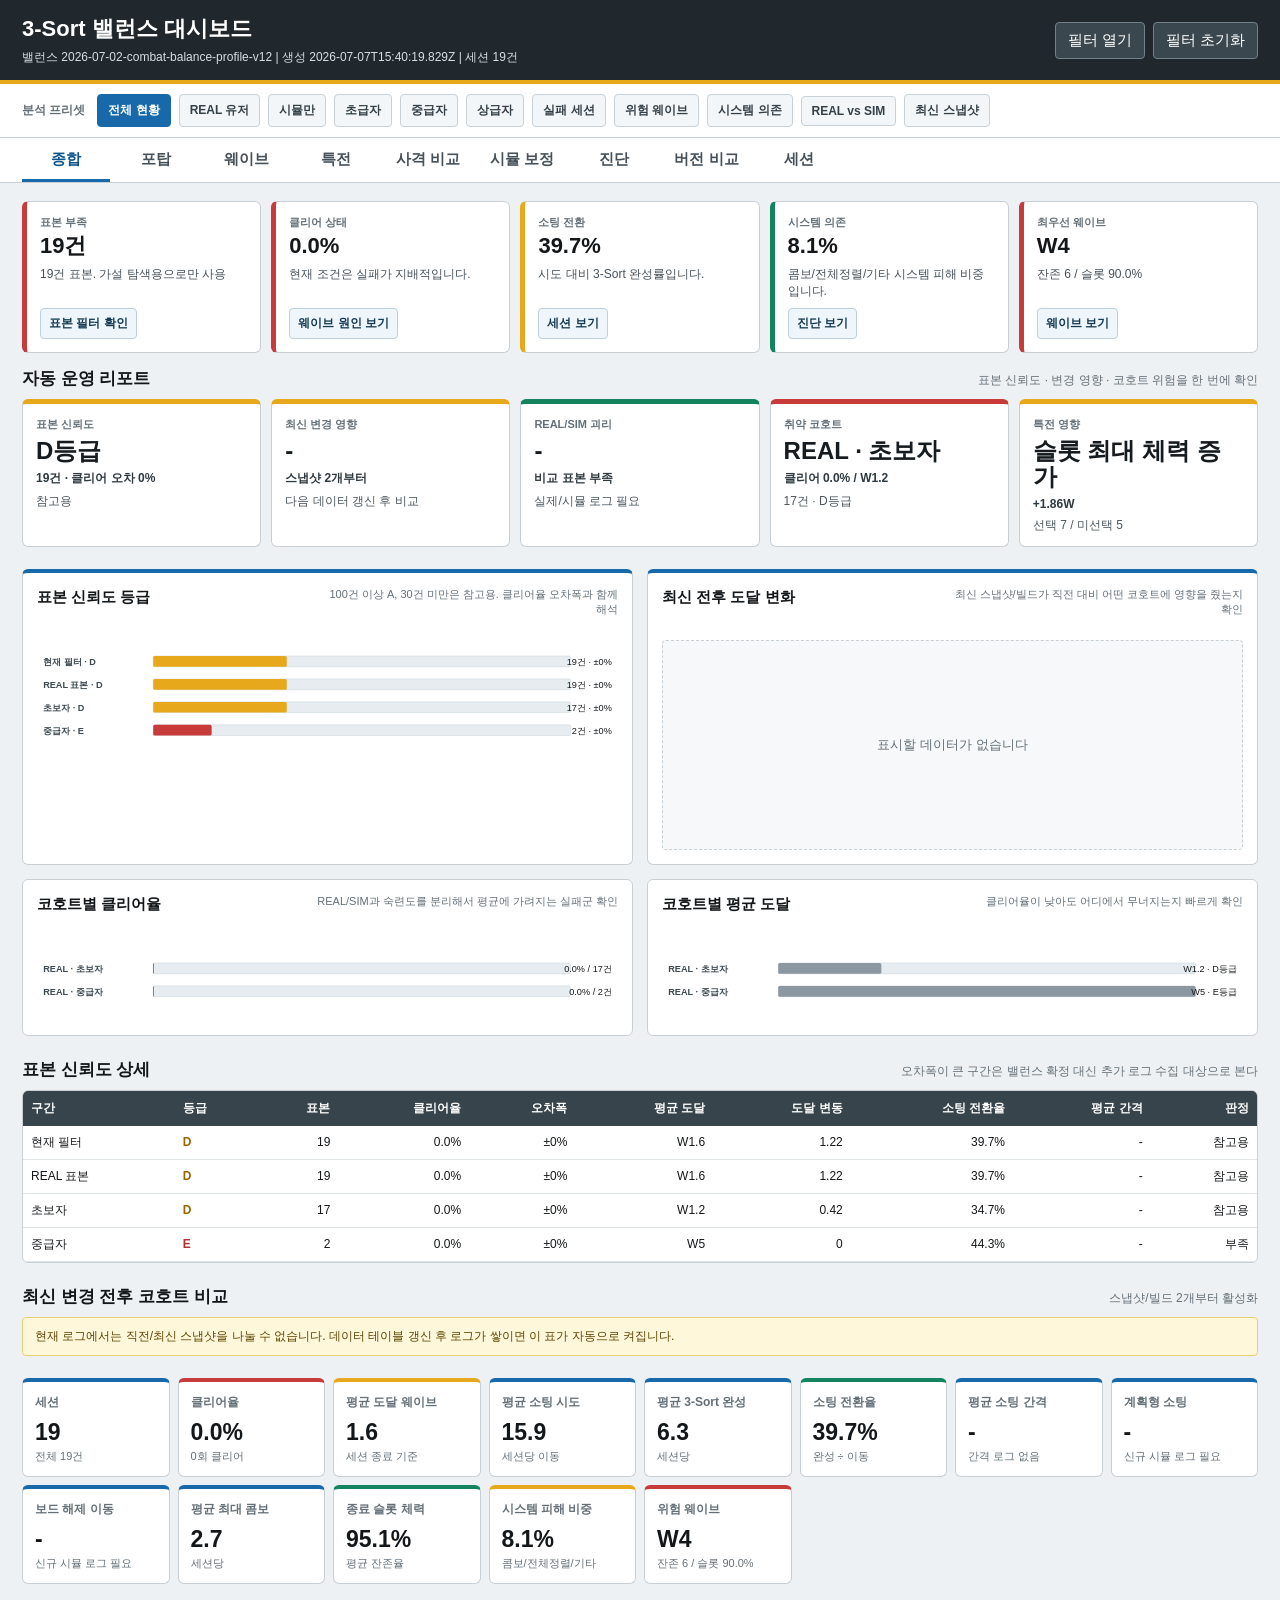
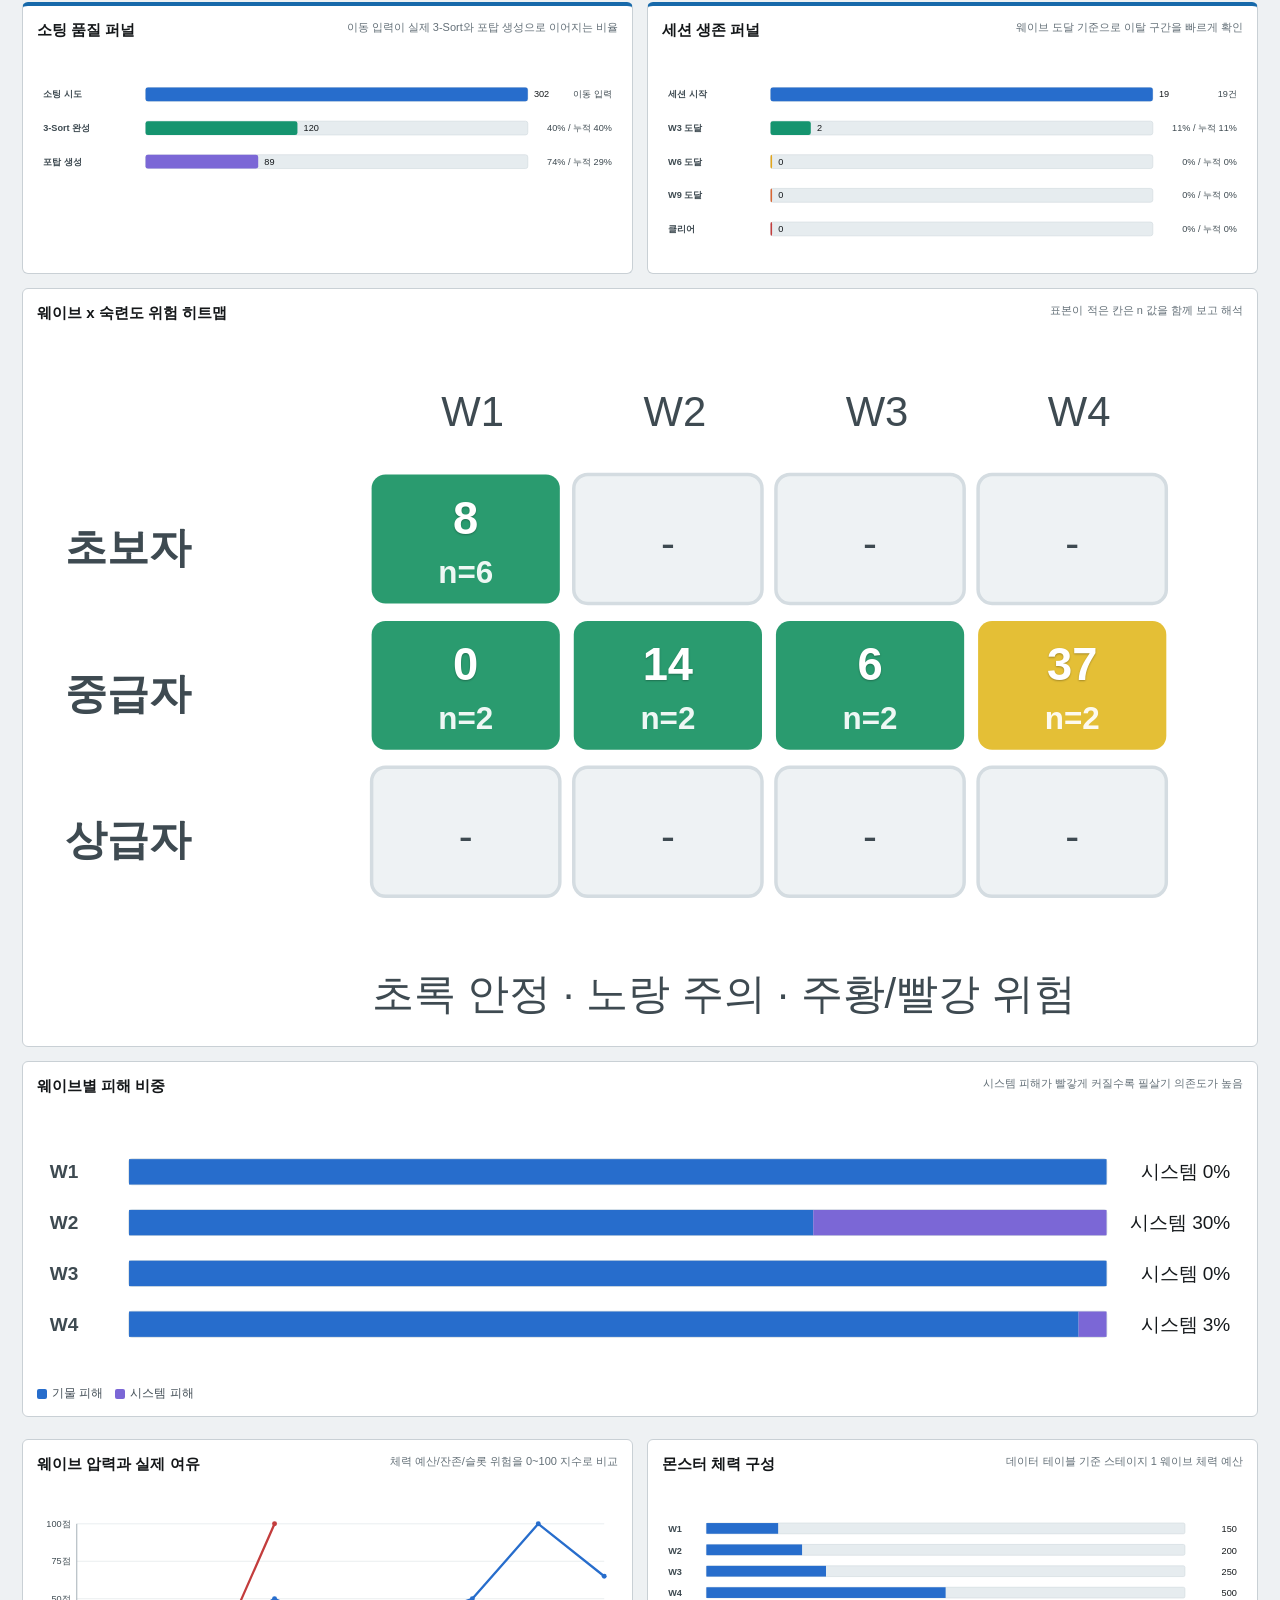
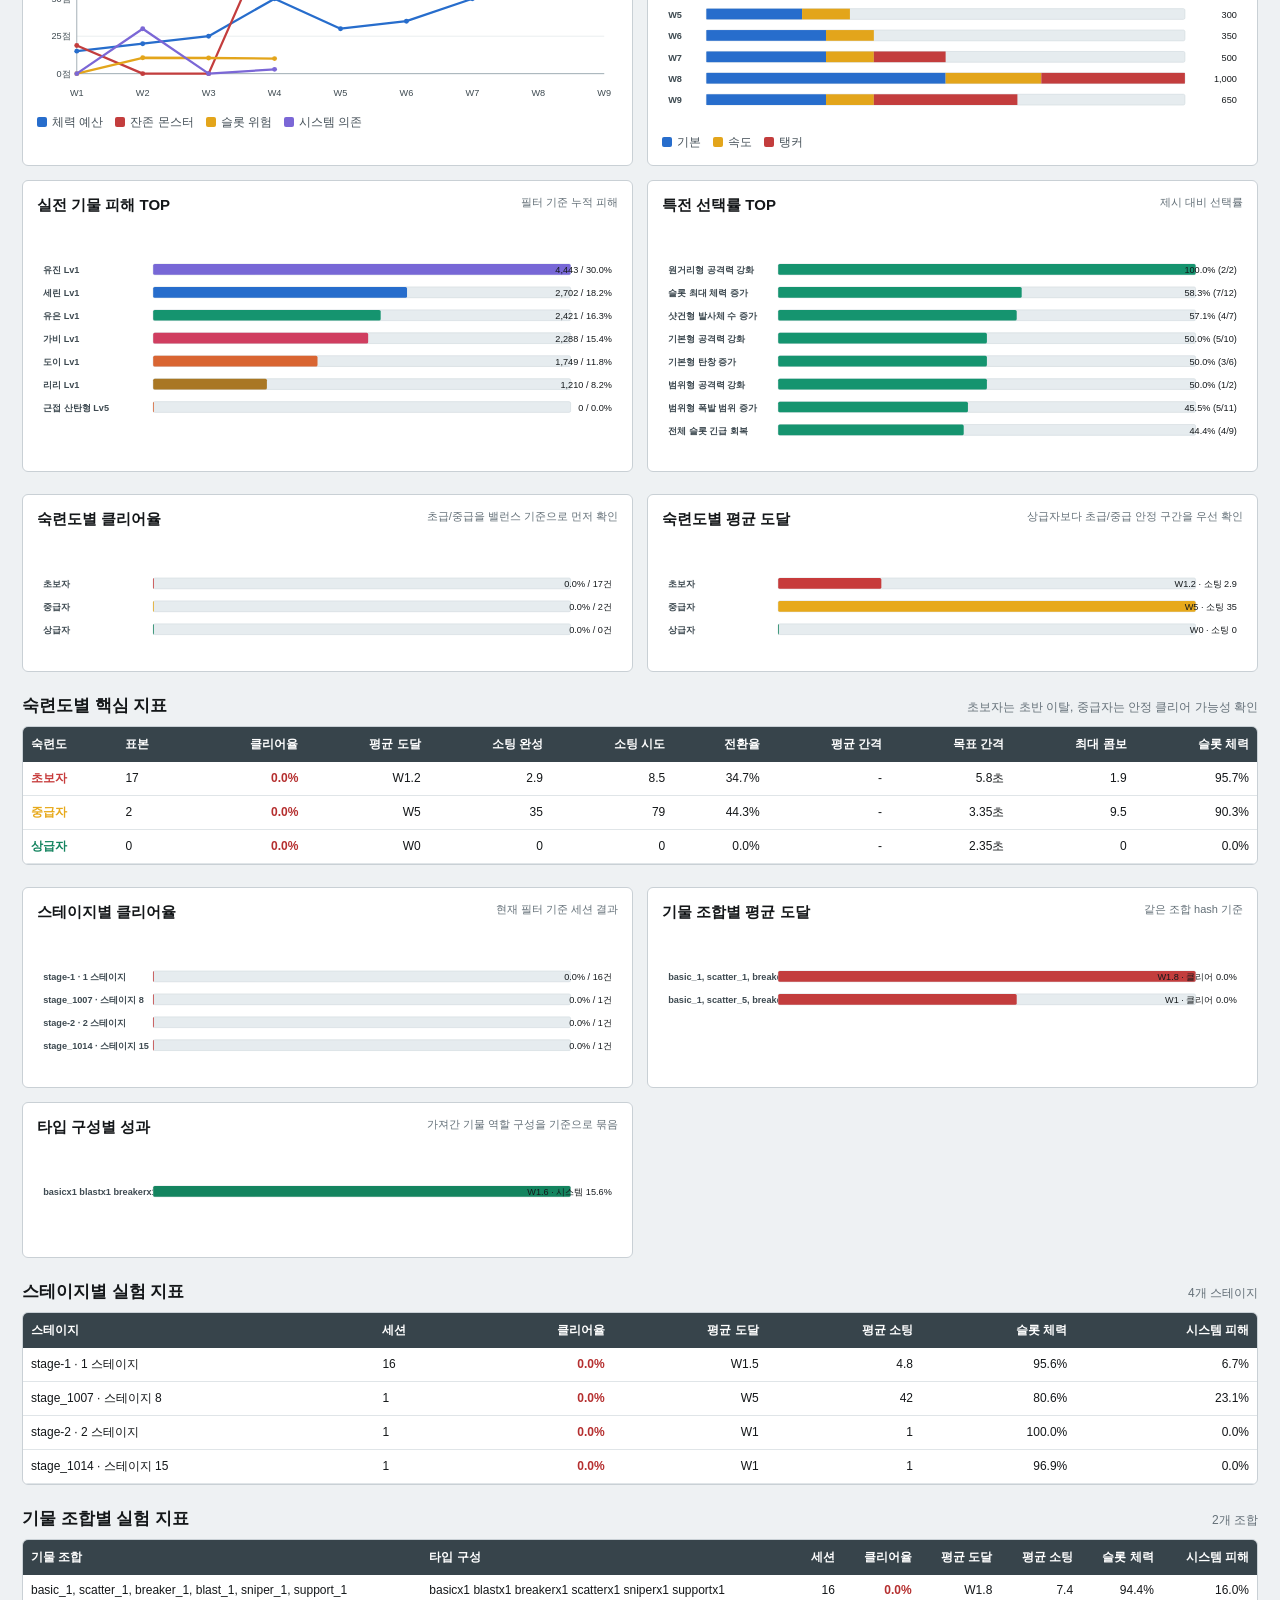
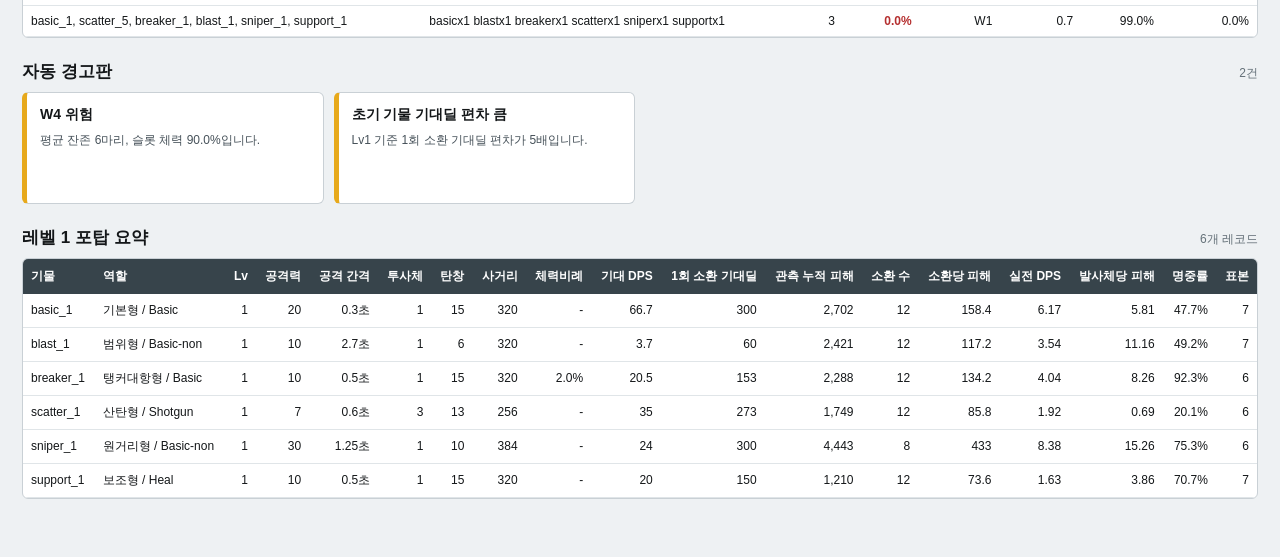
<file: balance-dashboard/index.html>
<!doctype html>
<html lang="ko">
<head>
  <meta charset="utf-8">
  <meta name="viewport" content="width=device-width, initial-scale=1">
  <title>3-Sort 밸런스 대시보드</title>
  <link rel="stylesheet" href="styles.css">
</head>
<body>
  <header class="topbar">
    <div>
      <h1>3-Sort 밸런스 대시보드</h1>
      <p id="data-status">데이터 확인 중</p>
    </div>
    <div class="topbar-actions">
      <button id="toggle-filters" type="button" aria-expanded="false">필터 열기</button>
      <button id="reset-filters" type="button">필터 초기화</button>
    </div>
  </header>

  <section class="analysis-presets" aria-label="분석 프리셋">
    <strong>분석 프리셋</strong>
    <button class="preset active" data-preset="overview" type="button">전체 현황</button>
    <button class="preset" data-preset="real" type="button">REAL 유저</button>
    <button class="preset" data-preset="simulation" type="button">시뮬만</button>
    <button class="preset" data-preset="beginner" type="button">초급자</button>
    <button class="preset" data-preset="intermediate" type="button">중급자</button>
    <button class="preset" data-preset="advanced" type="button">상급자</button>
    <button class="preset" data-preset="failures" type="button">실패 세션</button>
    <button class="preset" data-preset="danger" type="button">위험 웨이브</button>
    <button class="preset" data-preset="system" type="button">시스템 의존</button>
    <button class="preset" data-preset="calibration" type="button">REAL vs SIM</button>
    <button class="preset" data-preset="latest" type="button">최신 스냅샷</button>
  </section>

  <section class="filters collapsed" aria-label="로그 필터">
    <label>표본<select id="filter-source"></select></label>
    <label>시뮬레이터<select id="filter-sim-version"></select></label>
    <label>밸런스 버전<select id="filter-build"></select></label>
    <label>밸런스 스냅샷<select id="filter-snapshot"></select></label>
    <label>스테이지<select id="filter-stage"></select></label>
    <label>숙련도<select id="filter-skill-profile"></select></label>
    <label>기물 조합<select id="filter-loadout"></select></label>
    <label>타입 구성<select id="filter-piece-types"></select></label>
    <label>결과<select id="filter-result"></select></label>
    <label>기기<select id="filter-device"></select></label>
  </section>

  <nav class="tabs" aria-label="대시보드 보기">
    <button class="tab active" data-view="overview" type="button">종합</button>
    <button class="tab" data-view="towers" type="button">포탑</button>
    <button class="tab" data-view="waves" type="button">웨이브</button>
    <button class="tab" data-view="perks" type="button">특전</button>
    <button class="tab" data-view="preview" type="button">사격 비교</button>
    <button class="tab" data-view="calibration" type="button">시뮬 보정</button>
    <button class="tab" data-view="diagnostics" type="button">진단</button>
    <button class="tab" data-view="versions" type="button">버전 비교</button>
    <button class="tab" data-view="sessions" type="button">세션</button>
  </nav>

  <main id="dashboard"></main>

  <template id="empty-template">
    <section class="empty-state">
      <h2>표시할 로그가 없습니다</h2>
      <p>Apps Script 배포 후 테스트 플레이를 완료하고 대시보드 갱신 파일을 다시 실행하세요.</p>
    </section>
  </template>

  <script src="../assets/data/generated/game-data.generated.js"></script>
  <script src="data/dashboard-data.js"></script>
  <script src="dashboard.js"></script>
</body>
</html>
</file>
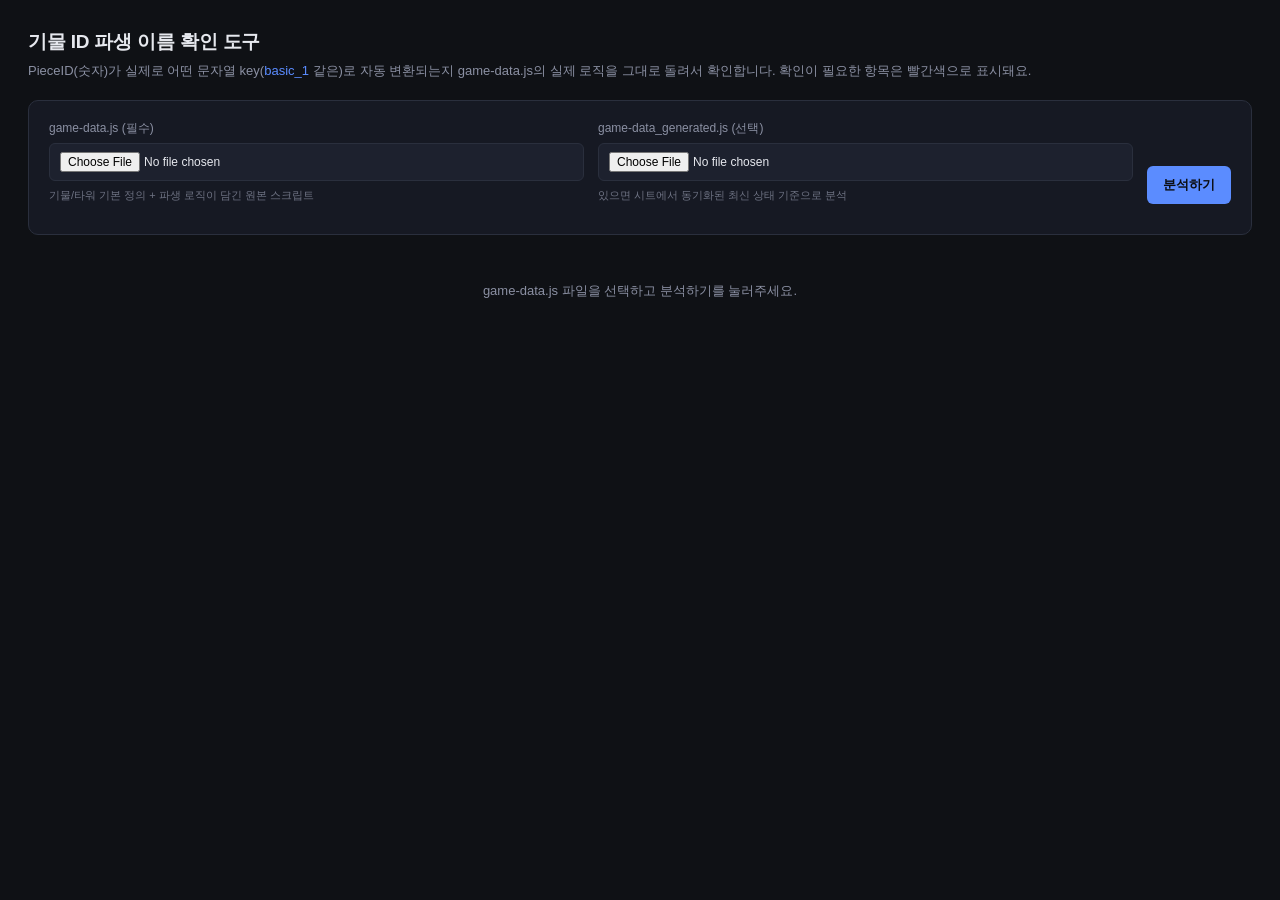
<file: piece-key-inspector.html>
<!DOCTYPE html>
<html lang="ko">
<head>
<meta charset="UTF-8" />
<title>기물 ID 파생 이름 확인 도구</title>
<style>
  :root {
    --bg: #0f1115;
    --panel: #161923;
    --panel-2: #1d212e;
    --border: #2a2f3d;
    --text: #e6e8ee;
    --text-dim: #8b90a3;
    --accent: #5b8cff;
    --ok: #33c17a;
    --ok-bg: rgba(51, 193, 122, 0.12);
    --warn: #ff5c72;
    --warn-bg: rgba(255, 92, 114, 0.12);
    --mono: "JetBrains Mono", "SFMono-Regular", Consolas, Menlo, monospace;
  }
  * { box-sizing: border-box; }
  body {
    margin: 0;
    background: var(--bg);
    color: var(--text);
    font-family: -apple-system, "Segoe UI", "Pretendard", sans-serif;
    padding: 28px;
    line-height: 1.5;
  }
  h1 { font-size: 19px; margin: 0 0 4px; letter-spacing: -0.01em; }
  .sub { color: var(--text-dim); font-size: 13px; margin-bottom: 20px; }
  .panel {
    background: var(--panel);
    border: 1px solid var(--border);
    border-radius: 10px;
    padding: 18px 20px;
    margin-bottom: 16px;
  }
  .drop-row { display: flex; gap: 14px; flex-wrap: wrap; align-items: flex-end; }
  .field { display: flex; flex-direction: column; gap: 6px; flex: 1; min-width: 240px; }
  .field label { font-size: 12px; color: var(--text-dim); }
  .field .hint { font-size: 11px; color: var(--text-dim); opacity: 0.75; }
  input[type="file"] {
    background: var(--panel-2);
    border: 1px solid var(--border);
    border-radius: 6px;
    padding: 8px 10px;
    color: var(--text);
    font-size: 12px;
    width: 100%;
  }
  button {
    background: var(--accent);
    color: #0b0d12;
    border: none;
    border-radius: 6px;
    padding: 10px 16px;
    font-size: 13px;
    font-weight: 600;
    cursor: pointer;
    white-space: nowrap;
  }
  button.secondary {
    background: var(--panel-2);
    color: var(--text);
    border: 1px solid var(--border);
  }
  button:disabled { opacity: 0.4; cursor: not-allowed; }
  #status { margin-top: 12px; font-size: 12.5px; font-family: var(--mono); white-space: pre-wrap; }
  #status.err { color: var(--warn); }
  #status.ok { color: var(--ok); }

  .summary { display: flex; gap: 10px; margin-bottom: 14px; flex-wrap: wrap; }
  .chip {
    background: var(--panel-2);
    border: 1px solid var(--border);
    border-radius: 20px;
    padding: 6px 14px;
    font-size: 12.5px;
    font-family: var(--mono);
  }
  .chip.warn { color: var(--warn); border-color: rgba(255,92,114,0.4); }
  .chip.ok { color: var(--ok); border-color: rgba(51,193,122,0.4); }

  .tabs { display: flex; gap: 6px; margin-bottom: 12px; }
  .tab {
    background: var(--panel-2);
    border: 1px solid var(--border);
    border-radius: 6px;
    padding: 7px 14px;
    font-size: 12.5px;
    cursor: pointer;
    color: var(--text-dim);
  }
  .tab.active { color: var(--text); border-color: var(--accent); background: rgba(91,140,255,0.1); }

  table { width: 100%; border-collapse: collapse; font-size: 12.5px; font-family: var(--mono); }
  thead th {
    text-align: left;
    color: var(--text-dim);
    font-weight: 500;
    padding: 8px 10px;
    border-bottom: 1px solid var(--border);
    position: sticky; top: 0; background: var(--panel);
  }
  tbody td { padding: 8px 10px; border-bottom: 1px solid rgba(255,255,255,0.04); vertical-align: top; }
  tbody tr:hover { background: rgba(255,255,255,0.02); }
  tbody tr.warn-row { background: var(--warn-bg); }
  tbody tr.warn-row:hover { background: rgba(255,92,114,0.18); }
  .derived-key { color: var(--accent); font-weight: 600; }
  .badge {
    display: inline-block;
    padding: 2px 8px;
    border-radius: 10px;
    font-size: 11px;
    font-weight: 600;
  }
  .badge.ok { background: var(--ok-bg); color: var(--ok); }
  .badge.warn { background: var(--warn-bg); color: var(--warn); }
  .reason { color: var(--text-dim); font-size: 11.5px; margin-top: 2px; }
  .table-wrap { max-height: 480px; overflow: auto; border: 1px solid var(--border); border-radius: 8px; }
  .filter-row { display: flex; gap: 10px; margin-bottom: 10px; align-items: center; }
  .filter-row input[type="text"] {
    background: var(--panel-2);
    border: 1px solid var(--border);
    border-radius: 6px;
    padding: 7px 10px;
    color: var(--text);
    font-size: 12.5px;
    font-family: var(--mono);
    flex: 1;
  }
  .filter-row label { font-size: 12px; color: var(--text-dim); display: flex; align-items: center; gap: 6px; }

  .selector-panel { display: none; }
  .selector-panel.show { display: block; }
  textarea {
    width: 100%;
    background: var(--panel-2);
    border: 1px solid var(--border);
    border-radius: 8px;
    color: var(--text);
    font-family: var(--mono);
    font-size: 12.5px;
    padding: 12px;
    min-height: 80px;
    resize: vertical;
  }
  .copy-row { display: flex; gap: 10px; margin-top: 8px; align-items: center; }
  .copy-msg { font-size: 12px; color: var(--ok); opacity: 0; transition: opacity 0.2s; }
  .copy-msg.show { opacity: 1; }
  #emptyHint { color: var(--text-dim); font-size: 13px; padding: 30px; text-align: center; }
</style>
</head>
<body>

<h1>기물 ID 파생 이름 확인 도구</h1>
<div class="sub">PieceID(숫자)가 실제로 어떤 문자열 key(<span style="color:var(--accent)">basic_1</span> 같은)로 자동 변환되는지 game-data.js의 실제 로직을 그대로 돌려서 확인합니다. 확인이 필요한 항목은 빨간색으로 표시돼요.</div>

<div class="panel">
  <div class="drop-row">
    <div class="field">
      <label>game-data.js (필수)</label>
      <input type="file" id="fileGameData" accept=".js" />
      <span class="hint">기물/타워 기본 정의 + 파생 로직이 담긴 원본 스크립트</span>
    </div>
    <div class="field">
      <label>game-data_generated.js (선택)</label>
      <input type="file" id="fileGenerated" accept=".js" />
      <span class="hint">있으면 시트에서 동기화된 최신 상태 기준으로 분석</span>
    </div>
    <button id="analyzeBtn">분석하기</button>
  </div>
  <div id="status"></div>
</div>

<div id="results" style="display:none;">
  <div class="summary" id="summaryChips"></div>

  <div class="tabs">
    <div class="tab active" data-tab="pieces">기물 (PieceData)</div>
    <div class="tab" data-tab="towers">타워 (TowerData)</div>
    <div class="tab" data-tab="picker">선택 코드 생성</div>
  </div>

  <div class="panel" id="tabPieces">
    <div class="filter-row">
      <input type="text" id="filterPieces" placeholder="PieceID, 이름, 파생 key로 검색..." />
      <label><input type="checkbox" id="onlyWarnPieces" /> 확인 필요한 것만</label>
    </div>
    <div class="table-wrap">
      <table>
        <thead>
          <tr>
            <th style="width:28px;"></th>
            <th>PieceID</th>
            <th>PieceName</th>
            <th>PieceType</th>
            <th>Lv</th>
            <th>ConnectTower</th>
            <th>파생된 Key</th>
            <th>상태</th>
          </tr>
        </thead>
        <tbody id="piecesBody"></tbody>
      </table>
    </div>
  </div>

  <div class="panel" id="tabTowers" style="display:none;">
    <div class="filter-row">
      <input type="text" id="filterTowers" placeholder="TowerID, 파생 key로 검색..." />
      <label><input type="checkbox" id="onlyWarnTowers" /> 확인 필요한 것만</label>
    </div>
    <div class="table-wrap">
      <table>
        <thead>
          <tr>
            <th>TowerID</th>
            <th>TowerType</th>
            <th>Lv</th>
            <th>파생된 Key</th>
            <th>상태</th>
          </tr>
        </thead>
        <tbody id="towersBody"></tbody>
      </table>
    </div>
  </div>

  <div class="panel" id="tabPicker" style="display:none;">
    <div class="sub" style="margin-bottom:12px;">아래 표에서 원하는 기물을 체크하면 <span class="derived-key">selectablePieceKeys</span> / <span class="derived-key">--pieces</span>에 바로 붙여넣을 수 있는 코드를 만들어줘요.</div>
    <div class="table-wrap" style="max-height:360px;">
      <table>
        <thead><tr><th style="width:28px;"></th><th>PieceID</th><th>이름</th><th>파생 Key</th></tr></thead>
        <tbody id="pickerBody"></tbody>
      </table>
    </div>
    <div style="margin-top:14px;">
      <label style="font-size:12px;color:var(--text-dim);">game-data.js의 selectablePieceKeys용:</label>
      <textarea id="outSelectable" readonly></textarea>
    </div>
    <div style="margin-top:10px;">
      <label style="font-size:12px;color:var(--text-dim);">--pieces 커맨드라인용:</label>
      <textarea id="outCli" readonly style="min-height:44px;"></textarea>
    </div>
    <div class="copy-row">
      <button class="secondary" id="copySelectable">selectablePieceKeys 복사</button>
      <button class="secondary" id="copyCli">--pieces 값 복사</button>
      <span class="copy-msg" id="copyMsg">복사됨!</span>
    </div>
  </div>
</div>

<div id="emptyHint">game-data.js 파일을 선택하고 분석하기를 눌러주세요.</div>

<script>
const KNOWN_TYPE_ALIASES = new Set([
  "1","ar","basic","2","scatter","shotgun","3","ranger","lange","range","ranged","sniper",
  "4","breaker","tank","tanker","5","blast","area","wide","explode","6","support","buffer","heal"
]);

function readFile(inputEl) {
  return new Promise((resolve, reject) => {
    const file = inputEl.files && inputEl.files[0];
    if (!file) { resolve(null); return; }
    const reader = new FileReader();
    reader.onload = () => resolve(reader.result);
    reader.onerror = () => reject(new Error(`${file.name} 읽기 실패`));
    reader.readAsText(file, "utf-8");
  });
}

function runDataScript(code, sandbox) {
  const fn = new Function("window", code);
  fn(sandbox);
}

function setStatus(message, kind) {
  const el = document.getElementById("status");
  el.textContent = message;
  el.className = kind || "";
}

let PIECE_ROWS = [];
let TOWER_ROWS = [];

async function analyze() {
  const btn = document.getElementById("analyzeBtn");
  btn.disabled = true;
  setStatus("분석 중...", "");
  try {
    const gameDataCode = await readFile(document.getElementById("fileGameData"));
    if (!gameDataCode) throw new Error("game-data.js 파일을 선택해주세요.");
    const generatedCode = await readFile(document.getElementById("fileGenerated"));

    const sandbox = {};
    if (generatedCode) runDataScript(generatedCode, sandbox);
    runDataScript(gameDataCode, sandbox);

    const GAME_DATA = sandbox.GAME_DATA;
    if (!GAME_DATA || !GAME_DATA.designTables) {
      throw new Error("GAME_DATA.designTables를 찾지 못했습니다. 파일이 맞는지 확인해주세요.");
    }

    const pieceRows = GAME_DATA.designTables.PieceData || [];
    const towerRows = GAME_DATA.designTables.TowerData || [];
    const pieceKeyMap = (GAME_DATA.designRuntimeKeyMap && GAME_DATA.designRuntimeKeyMap.PieceData) || {};
    const towerKeyMap = (GAME_DATA.designRuntimeKeyMap && GAME_DATA.designRuntimeKeyMap.TowerData) || {};

    PIECE_ROWS = buildPieceRows(pieceRows, towerRows, pieceKeyMap);
    TOWER_ROWS = buildTowerRows(towerRows, towerKeyMap);

    const activeNote = GAME_DATA.balanceDataStatus && GAME_DATA.balanceDataStatus.active
      ? `시트 동기화 데이터 적용됨 (${GAME_DATA.balanceDataStatus.generatedAt || ""})`
      : "임베디드(내장) 데이터만 사용됨 — generated 파일을 같이 올리면 시트 반영본으로 분석해요.";
    setStatus(`OK · PieceData ${pieceRows.length}행 / TowerData ${towerRows.length}행 · ${activeNote}`, "ok");

    document.getElementById("results").style.display = "block";
    document.getElementById("emptyHint").style.display = "none";
    renderSummary();
    renderPieces();
    renderTowers();
    renderPicker();
  } catch (error) {
    console.error(error);
    setStatus(`오류: ${error.message}`, "err");
  } finally {
    btn.disabled = false;
  }
}

function buildPieceRows(pieceRows, towerRows, pieceKeyMap) {
  const towerIdSet = new Set(towerRows.map((row) => String(row.TowerID)));
  const derivedCount = {};
  const prelim = pieceRows.map((row) => {
    const derived = pieceKeyMap[row.PieceID] || pieceKeyMap[String(row.PieceID)] || `piece_${row.PieceID}`;
    derivedCount[derived] = (derivedCount[derived] || 0) + 1;
    return { row, derived };
  });
  return prelim.map(({ row, derived }) => {
    const reasons = [];
    const typeNorm = String(row.PieceType || "").toLowerCase();
    if (!KNOWN_TYPE_ALIASES.has(typeNorm)) {
      reasons.push(`새로운 PieceType "${row.PieceType}" — 등록된 타입 목록에 없어서 파생 key가 원본값 그대로 쓰였을 수 있어요.`);
    }
    if (!towerIdSet.has(String(row.ConnectTower))) {
      reasons.push(`ConnectTower(${row.ConnectTower})에 해당하는 TowerData 행이 없어요.`);
    }
    if (derivedCount[derived] > 1) {
      reasons.push(`다른 PieceID와 파생 key("${derived}")가 겹쳐요.`);
    }
    return {
      pieceId: row.PieceID,
      pieceName: row.PieceName || "",
      pieceType: row.PieceType,
      pieceLv: row.PieceLv,
      connectTower: row.ConnectTower,
      derived,
      warn: reasons.length > 0,
      reasons,
    };
  });
}

function buildTowerRows(towerRows, towerKeyMap) {
  const derivedCount = {};
  const prelim = towerRows.map((row) => {
    const derived = towerKeyMap[row.TowerID] || towerKeyMap[String(row.TowerID)] || `tower_${row.TowerID}`;
    derivedCount[derived] = (derivedCount[derived] || 0) + 1;
    return { row, derived };
  });
  return prelim.map(({ row, derived }) => {
    const reasons = [];
    if (derivedCount[derived] > 1) {
      reasons.push(`다른 TowerID와 파생 key("${derived}")가 겹쳐요.`);
    }
    return {
      towerId: row.TowerID,
      towerType: row.TowerType,
      towerLv: row.TowerLv,
      derived,
      warn: reasons.length > 0,
      reasons,
    };
  });
}

function renderSummary() {
  const warnCount = PIECE_ROWS.filter((r) => r.warn).length;
  const okCount = PIECE_ROWS.length - warnCount;
  const groups = new Set(PIECE_ROWS.map((r) => r.pieceType));
  const el = document.getElementById("summaryChips");
  el.innerHTML = `
    <div class="chip">기물 총 ${PIECE_ROWS.length}개</div>
    <div class="chip">타입 ${groups.size}종</div>
    <div class="chip ok">정상 ${okCount}개</div>
    <div class="chip ${warnCount ? "warn" : ""}">확인 필요 ${warnCount}개</div>
  `;
}

function renderPieces() {
  const filterVal = document.getElementById("filterPieces").value.trim().toLowerCase();
  const onlyWarn = document.getElementById("onlyWarnPieces").checked;
  const body = document.getElementById("piecesBody");
  body.innerHTML = "";
  PIECE_ROWS
    .filter((r) => !onlyWarn || r.warn)
    .filter((r) => !filterVal || [r.pieceId, r.pieceName, r.derived, r.pieceType].join(" ").toLowerCase().includes(filterVal))
    .forEach((r) => {
      const tr = document.createElement("tr");
      if (r.warn) tr.className = "warn-row";
      tr.innerHTML = `
        <td><input type="checkbox" class="row-check" data-id="${r.pieceId}" ${r.warn ? "" : ""}></td>
        <td>${r.pieceId}</td>
        <td>${escapeHtml(r.pieceName)}</td>
        <td>${escapeHtml(String(r.pieceType))}</td>
        <td>${r.pieceLv}</td>
        <td>${r.connectTower}</td>
        <td class="derived-key">${escapeHtml(r.derived)}</td>
        <td>
          ${r.warn
            ? `<span class="badge warn">필요!</span><div class="reason">${r.reasons.map(escapeHtml).join("<br/>")}</div>`
            : `<span class="badge ok">OK</span>`}
        </td>
      `;
      body.appendChild(tr);
    });
}

function renderTowers() {
  const filterVal = document.getElementById("filterTowers").value.trim().toLowerCase();
  const onlyWarn = document.getElementById("onlyWarnTowers").checked;
  const body = document.getElementById("towersBody");
  body.innerHTML = "";
  TOWER_ROWS
    .filter((r) => !onlyWarn || r.warn)
    .filter((r) => !filterVal || [r.towerId, r.derived].join(" ").toLowerCase().includes(filterVal))
    .forEach((r) => {
      const tr = document.createElement("tr");
      if (r.warn) tr.className = "warn-row";
      tr.innerHTML = `
        <td>${r.towerId}</td>
        <td>${escapeHtml(String(r.towerType))}</td>
        <td>${r.towerLv}</td>
        <td class="derived-key">${escapeHtml(r.derived)}</td>
        <td>${r.warn
          ? `<span class="badge warn">필요!</span><div class="reason">${r.reasons.map(escapeHtml).join("<br/>")}</div>`
          : `<span class="badge ok">OK</span>`}</td>
      `;
      body.appendChild(tr);
    });
}

function renderPicker() {
  const body = document.getElementById("pickerBody");
  body.innerHTML = "";
  PIECE_ROWS.forEach((r) => {
    const tr = document.createElement("tr");
    tr.innerHTML = `
      <td><input type="checkbox" class="picker-check" data-derived="${escapeHtml(r.derived)}"></td>
      <td>${r.pieceId}</td>
      <td>${escapeHtml(r.pieceName)}</td>
      <td class="derived-key">${escapeHtml(r.derived)}</td>
    `;
    body.appendChild(tr);
  });
  document.querySelectorAll(".picker-check").forEach((cb) => cb.addEventListener("change", updatePickerOutput));
  updatePickerOutput();
}

function updatePickerOutput() {
  const checked = Array.from(document.querySelectorAll(".picker-check:checked")).map((cb) => cb.dataset.derived);
  document.getElementById("outSelectable").value = checked.length
    ? `selectablePieceKeys: [${checked.map((k) => `"${k}"`).join(", ")}],`
    : "";
  document.getElementById("outCli").value = checked.length ? `--pieces ${checked.join(",")}` : "";
}

function escapeHtml(value) {
  return String(value ?? "").replace(/[&<>"']/g, (ch) => ({ "&": "&amp;", "<": "&lt;", ">": "&gt;", '"': "&quot;", "'": "&#39;" }[ch]));
}

function flashCopy() {
  const msg = document.getElementById("copyMsg");
  msg.classList.add("show");
  setTimeout(() => msg.classList.remove("show"), 1200);
}

document.getElementById("analyzeBtn").addEventListener("click", analyze);
document.getElementById("filterPieces").addEventListener("input", renderPieces);
document.getElementById("onlyWarnPieces").addEventListener("change", renderPieces);
document.getElementById("filterTowers").addEventListener("input", renderTowers);
document.getElementById("onlyWarnTowers").addEventListener("change", renderTowers);

document.querySelectorAll(".tab").forEach((tab) => {
  tab.addEventListener("click", () => {
    document.querySelectorAll(".tab").forEach((t) => t.classList.remove("active"));
    tab.classList.add("active");
    document.getElementById("tabPieces").style.display = tab.dataset.tab === "pieces" ? "block" : "none";
    document.getElementById("tabTowers").style.display = tab.dataset.tab === "towers" ? "block" : "none";
    document.getElementById("tabPicker").style.display = tab.dataset.tab === "picker" ? "block" : "none";
  });
});

document.getElementById("copySelectable").addEventListener("click", () => {
  const text = document.getElementById("outSelectable").value;
  if (text) navigator.clipboard.writeText(text).then(flashCopy);
});
document.getElementById("copyCli").addEventListener("click", () => {
  const text = document.getElementById("outCli").value;
  if (text) navigator.clipboard.writeText(text).then(flashCopy);
});
</script>
</body>
</html>
</file>
<file: balance-dashboard/styles.css>
:root {
  color-scheme: light;
  font-family: Arial, "Noto Sans KR", sans-serif;
  font-size: 15px;
  color: #141719;
  background: #eef1f3;
  --line: #c9d0d5;
  --muted: #647078;
  --blue: #1769aa;
  --green: #14845f;
  --red: #c73b3b;
  --yellow: #e7a91b;
  --ink: #141719;
}

* { box-sizing: border-box; }
body { margin: 0; min-width: 320px; }
button, select { font: inherit; }
button { cursor: pointer; }

.topbar {
  min-height: 74px;
  padding: 14px 22px;
  display: flex;
  align-items: center;
  justify-content: space-between;
  gap: 16px;
  color: #fff;
  background: #20282d;
  border-bottom: 4px solid #e7a91b;
}
.topbar h1 { margin: 0; font-size: 22px; letter-spacing: 0; }
.topbar p { margin: 5px 0 0; color: #d8dee2; font-size: 12px; }
.topbar button { padding: 8px 12px; color: #fff; background: #3b474e; border: 1px solid #718089; border-radius: 4px; }
.topbar-actions { display: flex; gap: 8px; align-items: center; }

.analysis-presets {
  position: sticky;
  top: 0;
  z-index: 5;
  padding: 10px 22px;
  display: flex;
  align-items: center;
  gap: 8px;
  overflow-x: auto;
  color: #2d373d;
  background: #fff;
  border-bottom: 1px solid var(--line);
}
.analysis-presets strong { margin-right: 4px; white-space: nowrap; font-size: 12px; color: var(--muted); }
.preset {
  flex: 0 0 auto;
  padding: 7px 10px;
  color: #344149;
  background: #f3f6f8;
  border: 1px solid #c7d1d7;
  border-radius: 4px;
  font-size: 12px;
  font-weight: 800;
}
.preset.active {
  color: #fff;
  background: var(--blue);
  border-color: var(--blue);
}

.filters {
  padding: 12px 22px;
  display: grid;
  grid-template-columns: repeat(4, minmax(150px, 1fr));
  gap: 10px;
  background: #fff;
  border-bottom: 1px solid var(--line);
}
.filters.collapsed { display: none; }
.filters label { display: grid; gap: 5px; color: var(--muted); font-size: 12px; font-weight: 700; }
.filters select { min-width: 0; height: 34px; padding: 0 8px; color: var(--ink); background: #fff; border: 1px solid #aeb9bf; border-radius: 4px; }

.tabs { padding: 0 22px; display: flex; gap: 2px; overflow-x: auto; background: #fff; border-bottom: 1px solid var(--line); }
.tab { min-width: 88px; padding: 12px 14px 10px; color: #465159; background: transparent; border: 0; border-bottom: 3px solid transparent; font-weight: 700; }
.tab.active { color: #0d548c; border-bottom-color: var(--blue); }

main { width: min(1500px, 100%); margin: 0 auto; padding: 18px 22px 36px; }
.section { margin: 0 0 22px; }
.section-title { display: flex; align-items: baseline; justify-content: space-between; gap: 12px; margin-bottom: 9px; }
.section-title h2 { margin: 0; font-size: 17px; }
.section-title span { color: var(--muted); font-size: 12px; }

.kpis { display: grid; grid-template-columns: repeat(8, minmax(120px, 1fr)); gap: 8px; margin-bottom: 18px; }
.kpi { min-height: 86px; padding: 12px; background: #fff; border: 1px solid var(--line); border-top: 4px solid var(--blue); border-radius: 6px; }
.kpi.green { border-top-color: var(--green); }
.kpi.red { border-top-color: var(--red); }
.kpi.yellow { border-top-color: var(--yellow); }
.kpi .label { color: var(--muted); font-size: 12px; font-weight: 700; }
.kpi .value { margin-top: 8px; font-size: 23px; font-weight: 800; }
.kpi .detail { margin-top: 3px; color: var(--muted); font-size: 11px; }

.decision-grid {
  display: grid;
  grid-template-columns: repeat(5, minmax(160px, 1fr));
  gap: 10px;
  margin-bottom: 14px;
}
.decision-card {
  min-height: 138px;
  padding: 13px;
  display: grid;
  grid-template-rows: auto 1fr auto;
  gap: 8px;
  background: #fff;
  border: 1px solid var(--line);
  border-left: 5px solid var(--muted);
  border-radius: 6px;
}
.decision-card.good { border-left-color: var(--green); }
.decision-card.warn { border-left-color: var(--yellow); }
.decision-card.bad { border-left-color: var(--red); }
.decision-card span { display: block; color: var(--muted); font-size: 11px; font-weight: 800; }
.decision-card strong { display: block; margin-top: 4px; font-size: 22px; line-height: 1.1; }
.decision-card p { margin: 0; color: #465159; font-size: 12px; line-height: 1.4; }
.decision-card button {
  justify-self: start;
  padding: 6px 8px;
  color: #163a52;
  background: #eef6fb;
  border: 1px solid #bdd0dc;
  border-radius: 4px;
  font-size: 12px;
  font-weight: 800;
}

.report-grid {
  display: grid;
  grid-template-columns: repeat(5, minmax(160px, 1fr));
  gap: 10px;
}
.report-card {
  min-height: 142px;
  padding: 13px;
  display: grid;
  align-content: start;
  gap: 6px;
  background: #fff;
  border: 1px solid var(--line);
  border-top: 5px solid var(--muted);
  border-radius: 6px;
}
.report-card.good { border-top-color: var(--green); }
.report-card.warn { border-top-color: var(--yellow); }
.report-card.bad { border-top-color: var(--red); }
.report-card span { color: var(--muted); font-size: 11px; font-weight: 900; }
.report-card strong { color: #151b1e; font-size: 24px; line-height: 1.1; overflow-wrap: anywhere; }
.report-card em { color: #2f3a40; font-size: 12px; font-style: normal; font-weight: 800; }
.report-card p { margin: 0; color: #4b565d; font-size: 12px; line-height: 1.4; }

.two-column { display: grid; grid-template-columns: minmax(0, 1.2fr) minmax(300px, .8fr); gap: 14px; }
.panel { padding: 14px; background: #fff; border: 1px solid var(--line); border-radius: 6px; }
.panel h3 { margin: 0 0 12px; font-size: 14px; }

.chart-grid {
  display: grid;
  grid-template-columns: repeat(2, minmax(320px, 1fr));
  gap: 14px;
  margin-bottom: 22px;
}
.chart-panel {
  min-width: 0;
  padding: 14px;
  background: #fff;
  border: 1px solid var(--line);
  border-radius: 6px;
}
.chart-panel.priority-chart { border-top: 4px solid var(--blue); }
.chart-panel.wide-chart { grid-column: span 2; }
.chart-head {
  min-height: 43px;
  display: flex;
  align-items: flex-start;
  justify-content: space-between;
  gap: 14px;
  margin-bottom: 10px;
}
.chart-head h3 { margin: 0; font-size: 15px; line-height: 1.3; }
.chart-head span {
  max-width: 52%;
  color: var(--muted);
  font-size: 11px;
  line-height: 1.35;
  text-align: right;
}
.chart-svg {
  display: block;
  width: 100%;
  height: auto;
  overflow: visible;
}
.grid-line { stroke: #e4e9ec; stroke-width: 1; }
.axis-line { stroke: #9daab2; stroke-width: 1.2; }
.axis-label, .bar-label, .bar-number {
  fill: #3e4a51;
  font-size: 12px;
  font-family: Arial, "Noto Sans KR", sans-serif;
}
.bar-label { font-weight: 700; }
.bar-number {
  fill: #15191c;
  font-variant-numeric: tabular-nums;
}
.bar-bg { fill: #e6ecef; stroke: #d6dee2; stroke-width: 1; }
.heat-empty { fill: #eef2f4; stroke: #d4dce1; stroke-width: 1; }
.heat-number {
  fill: #fff;
  font-size: 13px;
  font-weight: 900;
  font-family: Arial, "Noto Sans KR", sans-serif;
  text-shadow: 0 1px 2px rgba(0,0,0,.28);
}
.heat-sample {
  fill: rgba(255,255,255,.92);
  font-size: 9px;
  font-weight: 800;
  font-family: Arial, "Noto Sans KR", sans-serif;
}
.legend {
  display: flex;
  flex-wrap: wrap;
  gap: 8px 12px;
  margin-top: 8px;
  color: #465159;
  font-size: 12px;
}
.legend span { display: inline-flex; align-items: center; gap: 5px; }
.legend i {
  width: 10px;
  height: 10px;
  display: inline-block;
  border-radius: 2px;
}
.chart-empty {
  min-height: 210px;
  display: grid;
  place-items: center;
  color: var(--muted);
  background: #f6f8f9;
  border: 1px dashed #c8d0d5;
  border-radius: 4px;
  font-size: 13px;
  text-align: center;
}

.alert-grid {
  display: grid;
  grid-template-columns: repeat(4, minmax(180px, 1fr));
  gap: 10px;
}
.alert-card {
  min-height: 112px;
  padding: 13px;
  background: #fff;
  border: 1px solid var(--line);
  border-left: 5px solid var(--muted);
  border-radius: 6px;
}
.alert-card.good { border-left-color: var(--green); }
.alert-card.warn { border-left-color: var(--yellow); }
.alert-card.bad { border-left-color: var(--red); }
.alert-card h3 { margin: 0 0 8px; font-size: 14px; }
.alert-card p { margin: 0; color: #465159; font-size: 12px; line-height: 1.45; }

.bar-list { display: grid; gap: 9px; }
.bar-row { display: grid; grid-template-columns: minmax(92px, 150px) minmax(100px, 1fr) 70px; align-items: center; gap: 9px; font-size: 12px; }
.bar-track { height: 15px; background: #e5eaed; border: 1px solid #d4dce0; overflow: hidden; }
.bar-fill { height: 100%; min-width: 1px; background: var(--blue); }
.bar-fill.green { background: var(--green); }
.bar-fill.red { background: var(--red); }
.bar-fill.yellow { background: var(--yellow); }
.bar-value { text-align: right; font-variant-numeric: tabular-nums; }

.table-wrap { width: 100%; overflow: auto; background: #fff; border: 1px solid var(--line); border-radius: 6px; }
table { width: 100%; border-collapse: collapse; font-size: 12px; }
th { position: sticky; top: 0; z-index: 1; padding: 9px 8px; text-align: right; color: #fff; background: #37444b; white-space: nowrap; }
th:first-child, th:nth-child(2), td:first-child, td:nth-child(2) { text-align: left; }
td { padding: 8px; text-align: right; border-bottom: 1px solid #e0e5e8; white-space: nowrap; font-variant-numeric: tabular-nums; }
tbody tr:hover { background: #f4f8fa; }
.positive { color: #08734d; font-weight: 700; }
.negative { color: #b52f2f; font-weight: 700; }
.warning { color: #9b6500; font-weight: 700; }

.notice { padding: 10px 12px; margin-bottom: 14px; color: #5d4500; background: #fff7d9; border: 1px solid #e8cf75; border-radius: 4px; font-size: 12px; }
.empty-state { padding: 52px 20px; text-align: center; background: #fff; border: 1px solid var(--line); }
.empty-state h2 { margin: 0 0 8px; font-size: 18px; }
.empty-state p { margin: 0; color: var(--muted); }

.preview-controls {
  display: grid;
  grid-template-columns: repeat(2, minmax(150px, 220px));
  gap: 10px;
  margin-bottom: 16px;
  padding: 12px;
  background: #fff;
  border: 1px solid var(--line);
  border-radius: 6px;
}
.preview-controls label { display: grid; gap: 5px; color: var(--muted); font-size: 12px; font-weight: 700; }
.preview-controls select { height: 34px; padding: 0 8px; color: var(--ink); background: #fff; border: 1px solid #aeb9bf; border-radius: 4px; }
.preview-tune {
  grid-column: 1 / -1;
  display: grid;
  gap: 10px;
  padding-top: 10px;
  border-top: 1px solid #e1e7ea;
}
.preview-tune header {
  display: flex;
  align-items: center;
  justify-content: space-between;
  gap: 12px;
}
.preview-tune header div { display: grid; gap: 2px; }
.preview-tune header strong { color: var(--ink); font-size: 14px; }
.preview-tune header span { color: var(--muted); font-size: 11px; font-weight: 700; }
.preview-tune button {
  height: 30px;
  padding: 0 10px;
  color: #fff;
  background: #37444b;
  border: 0;
  border-radius: 4px;
  font-weight: 800;
}
.preview-tune button:disabled { opacity: .42; }
.preview-tune-grid {
  display: grid;
  grid-template-columns: repeat(3, minmax(120px, 1fr));
  gap: 10px;
}
.preview-tune-input {
  min-width: 0;
  display: grid;
  gap: 5px;
}
.preview-tune-input input {
  width: 100%;
  height: 34px;
  padding: 0 8px;
  color: var(--ink);
  background: #fff;
  border: 1px solid #aeb9bf;
  border-radius: 4px;
  font-variant-numeric: tabular-nums;
}
.preview-tune-input small {
  min-height: 14px;
  color: #687780;
  font-size: 10px;
  font-weight: 700;
  overflow: hidden;
  text-overflow: ellipsis;
  white-space: nowrap;
}
.preview-tune-readout {
  min-width: 0;
  min-height: 52px;
  padding: 8px 10px;
  display: grid;
  gap: 2px;
  background: #f3f7f9;
  border: 1px solid #d7e0e5;
  border-radius: 4px;
}
.preview-tune-readout span {
  color: var(--muted);
  font-size: 11px;
  font-weight: 800;
}
.preview-tune-readout strong {
  color: var(--ink);
  font-size: 17px;
  font-variant-numeric: tabular-nums;
}
.preview-tune-readout small {
  color: #687780;
  font-size: 10px;
  font-weight: 700;
}
.preview-intro { margin-bottom: 10px; }
.preview-workbench {
  display: grid;
  grid-template-columns: minmax(360px, 440px) minmax(420px, 1fr);
  align-items: start;
  gap: 24px;
}
.sim-phone {
  position: relative;
  width: min(100%, 420px);
  aspect-ratio: 360 / 780;
  margin: 0 auto;
  overflow: hidden;
  background-color: #819d3f;
  background-image: url("../assets/images/stage1.png");
  background-position: center 52%;
  background-size: cover;
  border: 11px solid #171c1f;
  border-radius: 28px;
  box-shadow: 0 6px 18px rgba(25, 35, 40, .22), inset 0 0 0 2px rgba(255,255,255,.16);
  isolation: isolate;
}
.sim-phone::after { content: ""; position: absolute; inset: 0; z-index: 20; pointer-events: none; border: 1px solid rgba(255,255,255,.22); border-radius: 16px; }
.sim-hud {
  position: absolute;
  top: 12px;
  left: 12px;
  right: 12px;
  z-index: 12;
  height: 52px;
  display: grid;
  grid-template-columns: 1fr 1.35fr 1fr;
  align-items: center;
  color: #fff;
  background: rgba(21, 29, 22, .78);
  border: 2px solid rgba(255,255,255,.25);
  border-radius: 7px;
  text-align: center;
  text-shadow: 0 2px 0 #1a201c;
}
.sim-hud span { display: grid; gap: 1px; }
.sim-hud small { color: #c9d6bd; font-size: 9px; font-weight: 800; }
.sim-hud b { font-size: 17px; }
.sim-hud strong { font-size: 13px; }
.sim-range {
  position: absolute;
  z-index: 1;
  translate: -50% -50%;
  border: 3px solid rgba(255, 226, 53, .92);
  border-radius: 50%;
  background: rgba(255, 233, 72, .1);
  box-shadow: inset 0 0 0 1px rgba(24, 30, 21, .44), 0 0 10px rgba(255, 224, 45, .2);
  pointer-events: none;
}
.sim-range span { position: absolute; top: 10px; left: 50%; translate: -50% 0; padding: 3px 6px; color: #101612; background: rgba(255,255,255,.9); border: 1px solid #333; border-radius: 3px; font-size: 10px; font-weight: 900; white-space: nowrap; }
.sim-monsters { position: absolute; inset: 0; z-index: 3; pointer-events: none; }
.sim-monster { position: absolute; left: var(--x); top: var(--y); translate: -50% -50%; width: 38px; height: 50px; display: grid; place-items: center; opacity: .35; filter: grayscale(.75); transition: opacity 140ms ease, filter 140ms ease, scale 140ms ease; }
.sim-monster b { position: absolute; width: 27px; height: 27px; display: grid; place-items: center; color: #a91e55; background: #f2d9df; border: 2px solid #84314e; rotate: 45deg; font-size: 11px; font-weight: 900; box-shadow: 0 3px 0 rgba(0,0,0,.3); }
.sim-monster b em { font-style: normal; rotate: -45deg; }
.sim-monster img { position: relative; z-index: 1; width: 100%; height: 100%; object-fit: contain; filter: drop-shadow(0 3px 0 rgba(0,0,0,.42)); }
.sim-monster i { position: absolute; bottom: -5px; width: 22px; height: 4px; background: #a8374a; border: 1px solid #3b1720; }
.sim-monster.in-range { opacity: 1; filter: none; }
.sim-monster.in-range i { background: #39c879; border-color: #16482f; }
.sim-monster.hit { scale: 1.18; filter: brightness(1.65); }
.sim-monster:nth-child(3), .sim-monster:nth-child(6) { width: 48px; height: 60px; }
.sim-slots {
  position: absolute;
  left: 50%;
  top: 51%;
  z-index: 5;
  translate: -50% -50%;
  width: 91%;
  display: grid;
  grid-template-columns: repeat(3, minmax(0, 1fr));
  gap: 0;
}
.sim-slot { position: relative; width: 100%; aspect-ratio: 1.14; padding: 0; border: 0; background: transparent; outline: none; }
.sim-slot-frame { position: absolute; inset: 0; width: 100%; height: 100%; object-fit: fill; filter: drop-shadow(0 3px 0 rgba(0,0,0,.3)); }
.sim-slot:hover .sim-slot-frame { filter: brightness(1.08) drop-shadow(0 3px 0 rgba(0,0,0,.3)); }
.sim-slot.selected .sim-slot-frame { filter: brightness(1.12) drop-shadow(0 0 7px var(--tower-color)) drop-shadow(0 3px 0 rgba(0,0,0,.3)); }
.sim-tower-art { position: absolute; inset: -5% 21% 12%; z-index: 2; display: grid; place-items: center; overflow: hidden; pointer-events: none; }
.sim-tower-art img { position: relative; z-index: 1; width: 118%; height: 118%; object-fit: contain; filter: drop-shadow(0 2px 0 rgba(0,0,0,.45)); }
.preview-tower-letter { position: absolute; inset: 0; display: grid; place-items: center; color: #17252d; font-size: 28px; font-weight: 900; }
.sim-phone.firing .sim-slot.selected { filter: brightness(1.28); }
.sim-projectile-layer { position: absolute; inset: 0; z-index: 8; overflow: hidden; pointer-events: none; }
.sim-projectile { position: absolute; z-index: 2; object-fit: contain; filter: drop-shadow(0 0 4px rgba(255,242,118,.8)); transform-origin: center; }
i.sim-projectile { min-width: 9px; min-height: 16px; background: #ffef5b; border: 2px solid #442c15; border-radius: 50%; }
.sim-projectile.explode { filter: drop-shadow(0 0 7px #ff793e); }
.sim-projectile.tank { filter: drop-shadow(0 0 6px #51e0b2); }
.sim-impact { position: absolute; z-index: 4; translate: -50% -50%; object-fit: contain; pointer-events: none; }
.sim-cadence { position: absolute; left: 14px; right: 14px; bottom: 12px; z-index: 12; height: 29px; overflow: hidden; color: #fff; background: rgba(20,30,27,.82); border: 2px solid rgba(255,255,255,.28); border-radius: 5px; }
.sim-cadence i { position: absolute; inset: 0 auto 0 0; width: 100%; background: #2fbf82; transform-origin: left; animation: sim-cadence var(--attack-interval) linear infinite; }
.sim-cadence span { position: absolute; inset: 0; display: grid; place-items: center; font-size: 12px; font-weight: 900; text-shadow: 0 2px 0 #173428; }
.sim-inspector { min-width: 0; background: #fff; border: 1px solid var(--line); }
.sim-inspector > header { min-height: 92px; padding: 14px 16px; display: flex; align-items: center; gap: 14px; color: #fff; background: #26333a; border-bottom: 3px solid var(--tower-color, #e7a91b); }
.sim-inspector > header div { display: grid; gap: 4px; }
.sim-inspector > header strong { font-size: 19px; }
.sim-inspector > header span { color: #d8e1e5; font-size: 12px; }
.sim-inspector-art { position: relative; flex: 0 0 68px; width: 68px; height: 68px; overflow: hidden; background: #cbd5dc; border: 3px solid #142027; }
.sim-inspector-art img { position: relative; z-index: 1; width: 100%; height: 100%; object-fit: contain; }
.sim-coverage { min-height: 76px; padding: 13px 16px; display: flex; align-items: center; justify-content: space-between; border-bottom: 1px solid var(--line); }
.sim-coverage span { color: var(--muted); font-size: 12px; font-weight: 800; }
.sim-coverage strong { font-size: 30px; font-variant-numeric: tabular-nums; }
.sim-stats { margin: 0; display: grid; grid-template-columns: repeat(3, minmax(110px, 1fr)); }
.sim-stats div { min-width: 0; min-height: 76px; padding: 13px 12px; border-right: 1px solid #dde3e6; border-bottom: 1px solid #dde3e6; }
.sim-stats dt { color: var(--muted); font-size: 11px; font-weight: 700; }
.sim-stats dd { margin: 7px 0 0; color: #151b1e; font-size: 17px; font-weight: 850; overflow-wrap: anywhere; }
@keyframes sim-cadence { from { scale: 0 1; } to { scale: 1 1; } }

@media (max-width: 980px) {
  .filters { grid-template-columns: repeat(2, minmax(140px, 1fr)); }
  .decision-grid { grid-template-columns: repeat(2, minmax(160px, 1fr)); }
  .report-grid { grid-template-columns: repeat(2, minmax(160px, 1fr)); }
  .kpis { grid-template-columns: repeat(3, minmax(110px, 1fr)); }
  .chart-grid { grid-template-columns: 1fr; }
  .chart-panel.wide-chart { grid-column: auto; }
  .alert-grid { grid-template-columns: repeat(2, minmax(160px, 1fr)); }
  .two-column { grid-template-columns: 1fr; }
  .preview-tune-grid { grid-template-columns: repeat(2, minmax(120px, 1fr)); }
  .preview-workbench { grid-template-columns: minmax(340px, 420px) minmax(360px, 1fr); gap: 16px; }
  .sim-stats { grid-template-columns: repeat(2, minmax(110px, 1fr)); }
}
@media (max-width: 560px) {
  .topbar { padding: 12px; align-items: flex-start; }
  .topbar-actions { flex-wrap: wrap; justify-content: flex-end; }
  .topbar h1 { font-size: 18px; }
  .analysis-presets { padding: 8px 10px; }
  .filters { padding: 10px 12px; grid-template-columns: 1fr; }
  .tabs { padding: 0 8px; }
  main { padding: 14px 10px 28px; }
  .kpis { grid-template-columns: repeat(2, minmax(0, 1fr)); }
  .decision-grid { grid-template-columns: 1fr; }
  .report-grid { grid-template-columns: 1fr; }
  .chart-head { display: block; }
  .chart-head span { display: block; max-width: none; margin-top: 5px; text-align: left; }
  .alert-grid { grid-template-columns: 1fr; }
  .bar-row { grid-template-columns: 88px minmax(80px, 1fr) 56px; }
  .preview-controls { grid-template-columns: repeat(2, minmax(0, 1fr)); }
  .preview-tune-grid { grid-template-columns: 1fr; }
  .preview-workbench { grid-template-columns: 1fr; }
  .sim-phone { width: min(100%, 390px); border-width: 8px; border-radius: 22px; }
  .sim-stats { grid-template-columns: repeat(2, minmax(0, 1fr)); }
}
</file>
